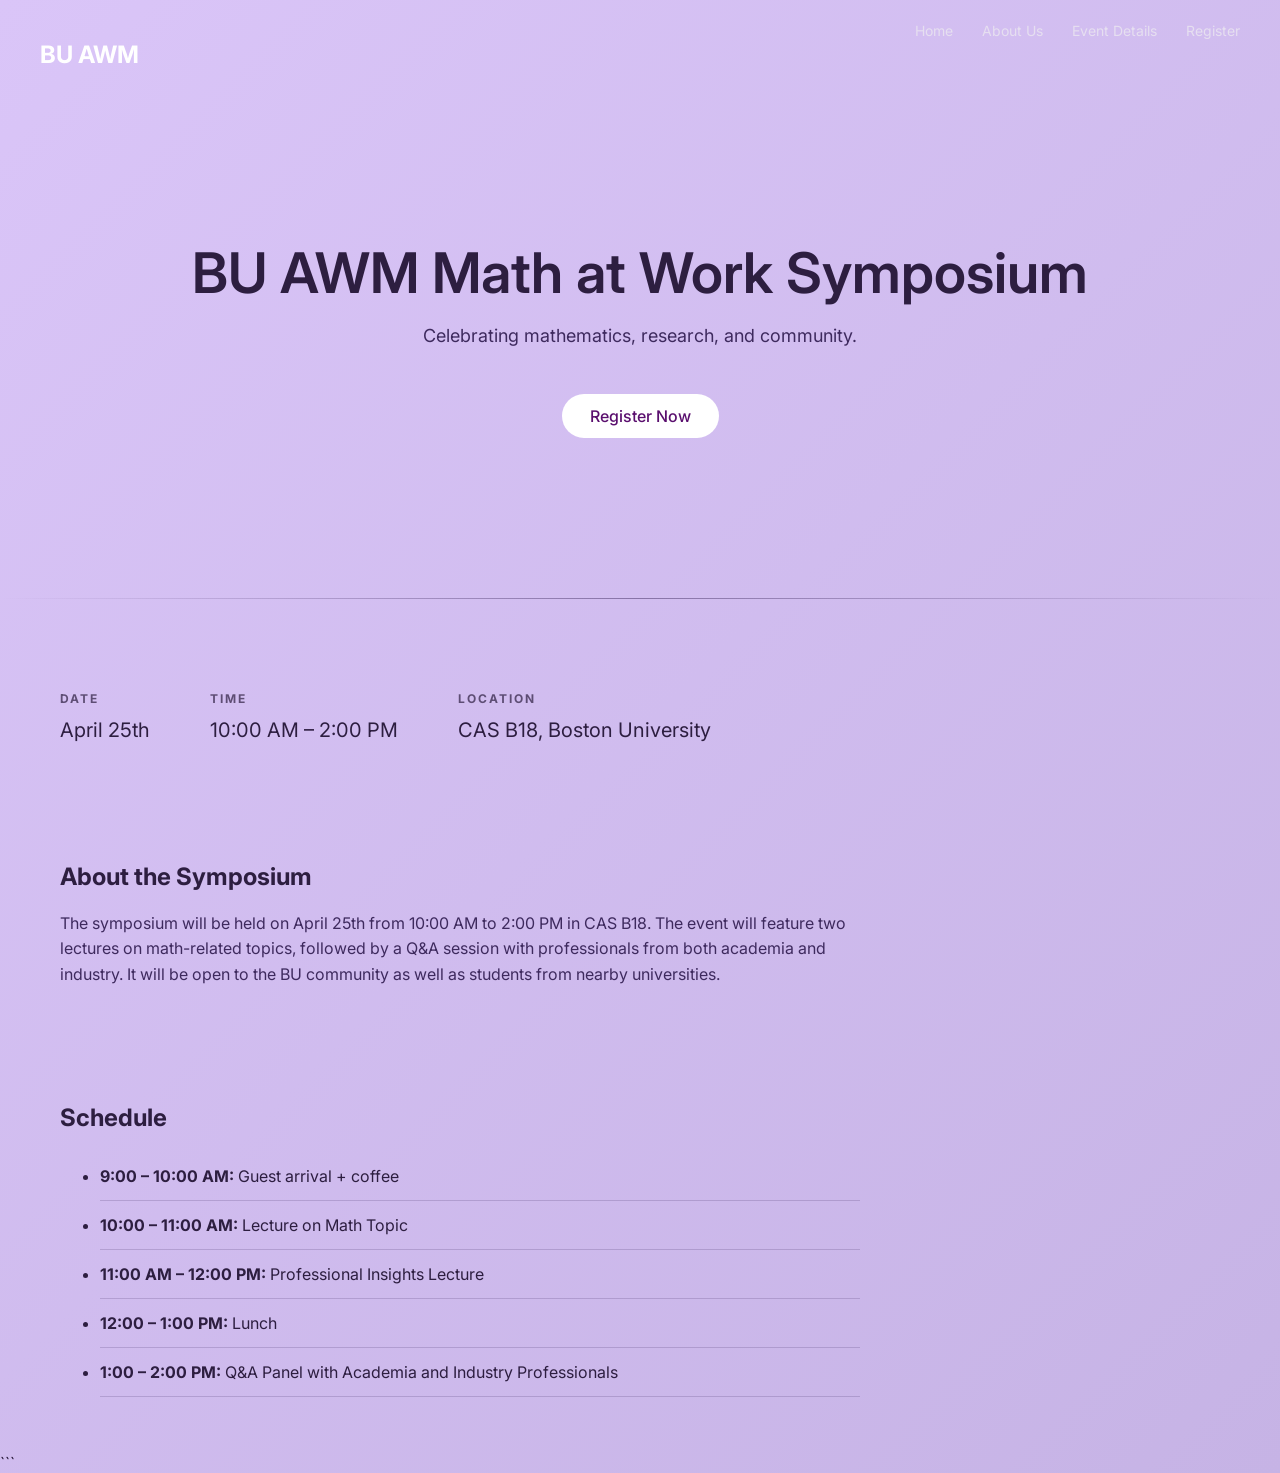
<file: index.html>
<!DOCTYPE html>
<html>
<head>
    <title>BU AWM Math Symposium</title>
    <link href="https://fonts.googleapis.com/css2?family=Inter:wght@300;400;600&display=swap" rel="stylesheet">
    <link rel="stylesheet" href="style.css">
</head>
<body>

<nav>
    <h2>BU AWM</h2>
    <div>
        <a href="index.html">Home</a>
        <a href="about.html">About Us</a>
        <a href="details.html">Event Details</a>
        <a href="register.html">Register</a>
    </div>
</nav>

<section class="hero">
    <h1>BU AWM Math at Work Symposium</h1>
    <p>Celebrating mathematics, research, and community.</p>
    <a class="button" href="https://forms.gle/drZruXKPBmKiTMVf6" target="_blank">Register Now</a>
</section>

<div class="hero-divider"></div>

<section class="info">
    <div>
        <h3>Date</h3>
        <p>April 25th</p>
    </div>
    <div>
        <h3>Time</h3>
        <p>10:00 AM – 2:00 PM</p>
    </div>
    <div>
        <h3>Location</h3>
        <p>CAS B18, Boston University</p>
    </div>
</section>

<section class="description">
    <h2>About the Symposium</h2>
    <p>
        The symposium will be held on April 25th from 10:00 AM to 2:00 PM in CAS B18.
        The event will feature two lectures on math-related topics, followed by a Q&A
        session with professionals from both academia and industry. It will be open
        to the BU community as well as students from nearby universities.
    </p>
</section>

<section class="schedule">
    <h2>Schedule</h2>
    <ul>
        <li><strong>9:00 – 10:00 AM:</strong> Guest arrival + coffee</li>
        <li><strong>10:00 – 11:00 AM:</strong> Lecture on Math Topic</li>
        <li><strong>11:00 AM – 12:00 PM:</strong> Professional Insights Lecture</li>
        <li><strong>12:00 – 1:00 PM:</strong> Lunch</li>
        <li><strong>1:00 – 2:00 PM:</strong> Q&A Panel with Academia and Industry Professionals</li>
    </ul>
</section>

</body>
</html>
```
</file>
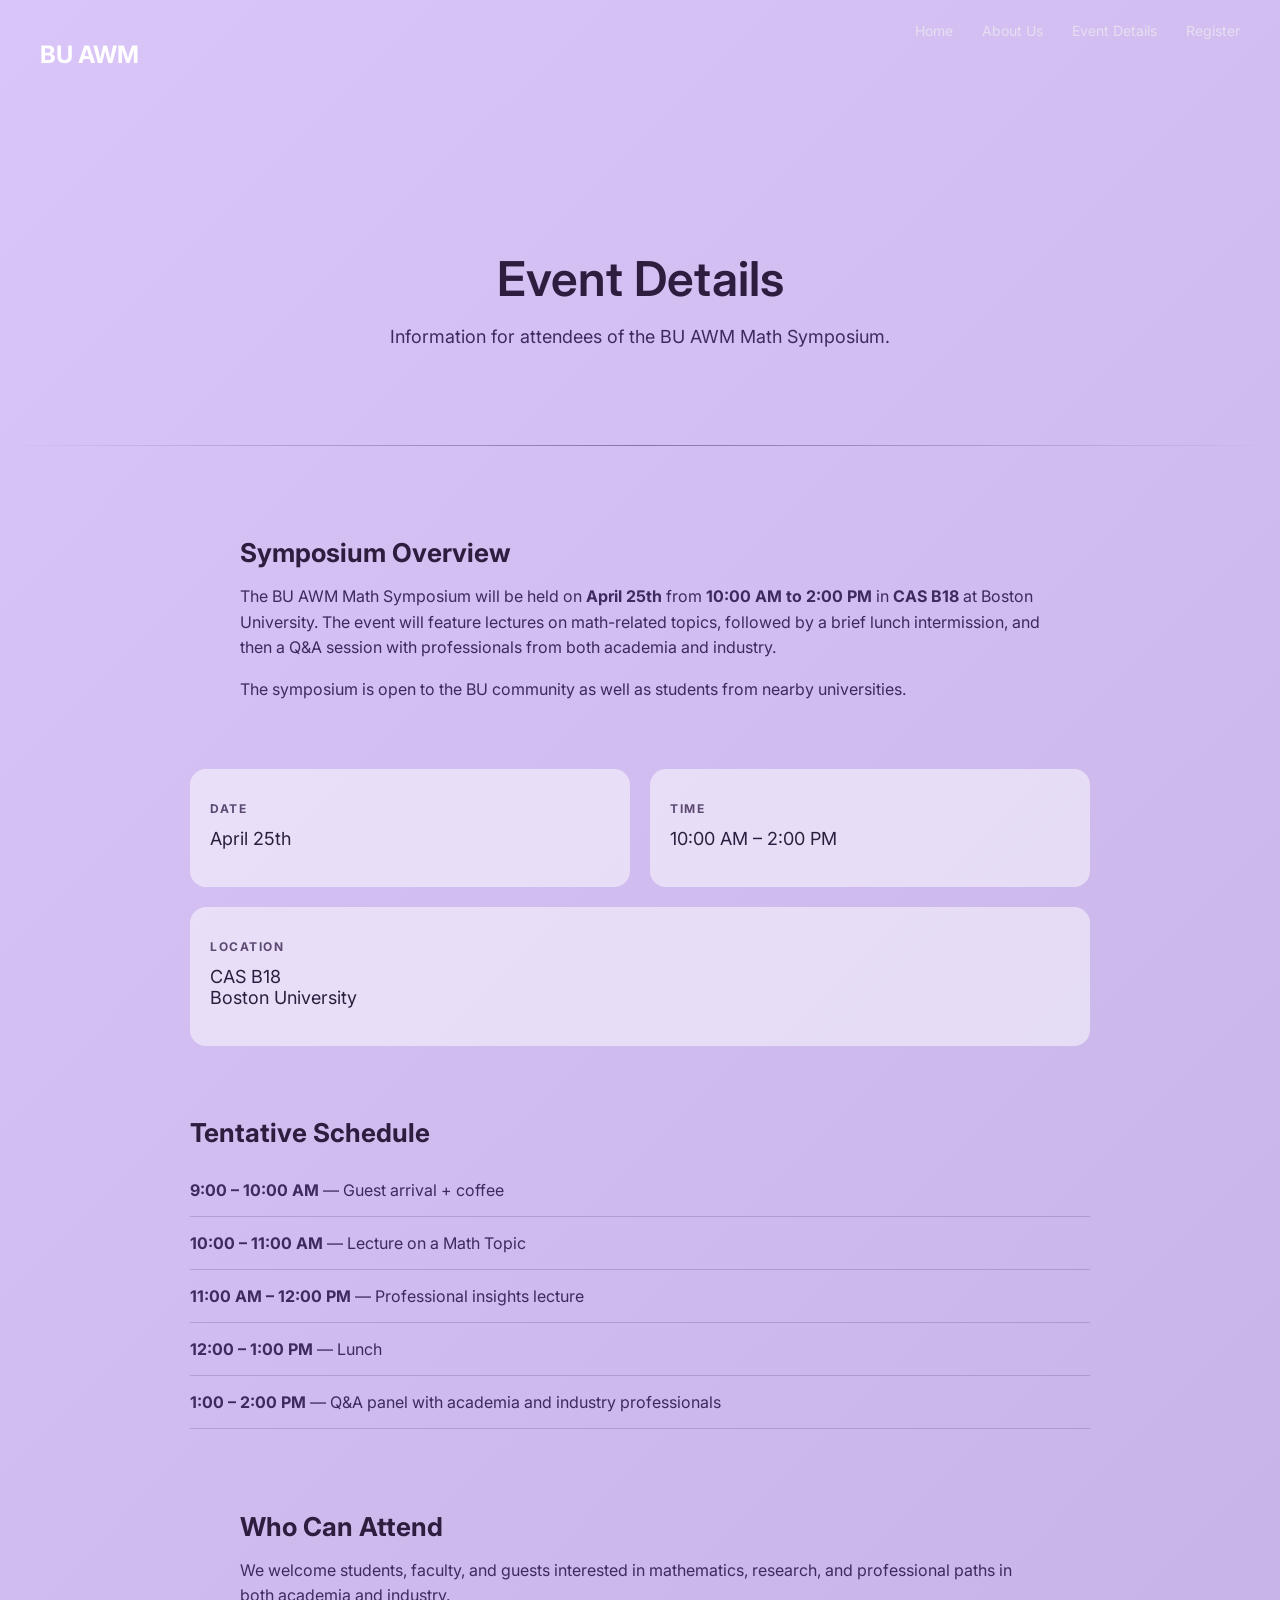
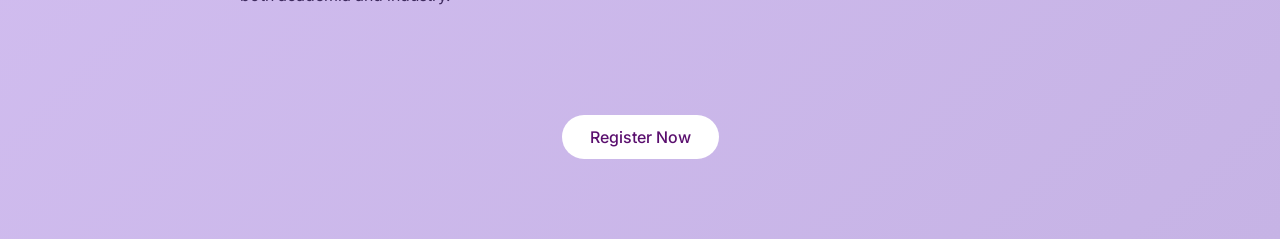
<file: details.html>
<!DOCTYPE html>
<html>
<head>
    <title>Event Details | BU AWM Math Symposium</title>
    <link href="https://fonts.googleapis.com/css2?family=Inter:wght@300;400;600&display=swap" rel="stylesheet">
    <link rel="stylesheet" href="style.css">
</head>
<body>

<nav>
    <h2>BU AWM</h2>
    <div>
        <a href="index.html">Home</a>
        <a href="about.html">About Us</a>
        <a href="details.html">Event Details</a>
        <a href="register.html">Register</a>
    </div>
</nav>

<section class="page-header">
    <h1>Event Details</h1>
    <p>Information for attendees of the BU AWM Math Symposium.</p>
</section>

<div class="hero-divider"></div>

<section class="details-section">
    <h2>Symposium Overview</h2>
    <p>
        The BU AWM Math Symposium will be held on <strong>April 25th</strong> from
        <strong>10:00 AM to 2:00 PM</strong> in <strong>CAS B18</strong> at Boston University.
        The event will feature lectures on math-related topics, followed by a brief lunch intermission, and then a Q&A
        session with professionals from both academia and industry.
    </p>
    <p>
        The symposium is open to the BU community as well as students from nearby universities.
    </p>
</section>

<section class="details-cards">
    <div class="detail-card">
        <h3>Date</h3>
        <p>April 25th</p>
    </div>

    <div class="detail-card">
        <h3>Time</h3>
        <p>10:00 AM – 2:00 PM</p>
    </div>

    <div class="detail-card">
        <h3>Location</h3>
        <p>CAS B18<br>Boston University</p>
    </div>
</section>

<section class="schedule-section">
    <h2>Tentative Schedule</h2>
    <ul class="schedule-list">
        <li><strong>9:00 – 10:00 AM</strong> — Guest arrival + coffee</li>
        <li><strong>10:00 – 11:00 AM</strong> — Lecture on a Math Topic</li>
        <li><strong>11:00 AM – 12:00 PM</strong> — Professional insights lecture</li>
        <li><strong>12:00 – 1:00 PM</strong> — Lunch</li>
        <li><strong>1:00 – 2:00 PM</strong> — Q&A panel with academia and industry professionals</li>
    </ul>
</section>

<section class="details-section">
    <h2>Who Can Attend</h2>
    <p>
        We welcome students, faculty, and guests interested in mathematics, research,
        and professional paths in both academia and industry.
    </p>
</section>

<section class="details-button-section">
    <a class="button" href="https://forms.gle/drZruXKPBmKiTMVf6" target="_blank" rel="noopener noreferrer">
        Register Now
    </a>
</section>

</body>
</html>
</file>
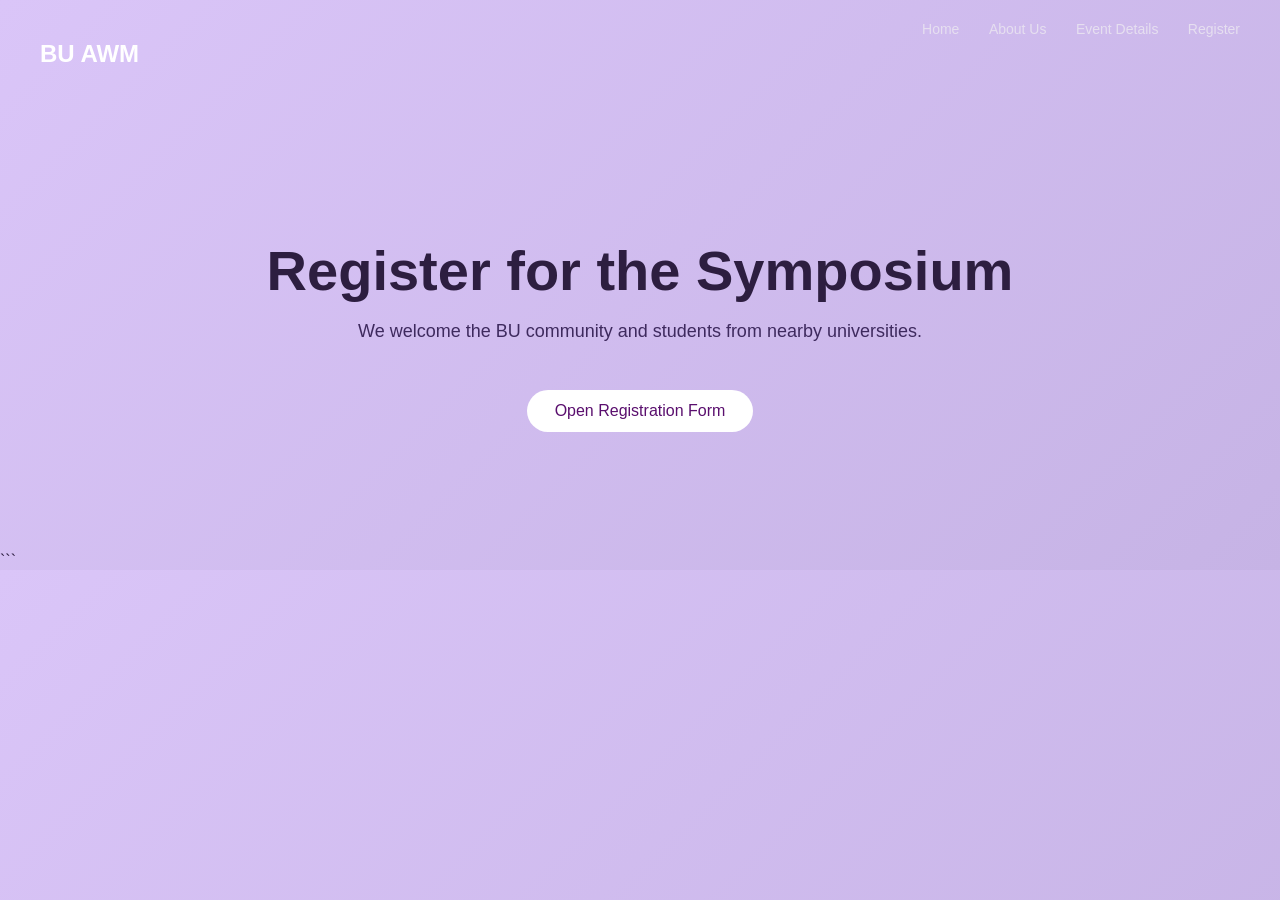
<file: register.html>
<!DOCTYPE html>
<html>
<head>
    <title>Register | BU AWM Math Symposium</title>
    <link rel="stylesheet" href="style.css">
</head>
<body>

<nav>
    <h2>BU AWM</h2>
    <div>
        <a href="index.html">Home</a>
        <a href="about.html">About Us</a>
        <a href="details.html">Event Details</a>
        <a href="register.html">Register</a>
    </div>
</nav>

<section class="hero">
    <h1>Register for the Symposium</h1>
    <p>We welcome the BU community and students from nearby universities.</p>
    <a class="button" href="https://forms.gle/drZruXKPBmKiTMVf6" target="_blank">Open Registration Form</a>
</section>

</body>
</html>
```
</file>
<file: style.css>
body {
    font-family: 'Inter', sans-serif;
    margin: 0;
    color: #E6DFF0;
    background: linear-gradient(135deg, #dac5f8, #C6B3E5);
    color: #2D1E40;
}

/* NAV */
nav {
    display: flex;
    justify-content: space-between;
    padding: 20px 40px;
    color: white;
}

nav a {
    margin-left: 25px;
    text-decoration: none;
    color: #E6DFF0;
    font-size: 14px;
}

nav a:hover {
    opacity: 0.7;
}

/* HERO */
.hero {
    /*text-align: left;
    padding: 100px 60px;
    max-width: 900px; */

    text-align: center;
    padding: 120px 20px;
    max-width: 900px;
    margin: 0 auto;
}

.hero h1 {
    font-size: 56px;
    font-weight: 600;
    margin: 10px 0;
}

.hero p {
    font-size: 18px;
    color: #3E2A5E;
}

.hero-divider {
    height: 1px;
    width: 100%;
    background: linear-gradient(
        to right,
        transparent,
        rgba(62, 42, 94, 0.5),
        transparent
    );
    margin: 40px 0;
}

/* BUTTON */
.button {
    display: inline-block;
    margin-top: 30px;
    padding: 12px 28px;
    border-radius: 30px;
    background: white;
    color: #5A0F6E;
    text-decoration: none;
    font-weight: 500;
    transition: 0.3s;
}

.button:hover {
    background: transparent;
    color: white;
    border: 1px solid white;
}

/* INFO SECTION */
.info {
    display: flex;
    gap: 60px;
    padding: 40px 60px;
}

.info h3 {
    font-size: 12px;
    letter-spacing: 2px;
    text-transform: uppercase;
    opacity: 0.7;
}

.info p {
    font-size: 20px;
    margin-top: 5px;
}

/* DESCRIPTION */
.description {
    padding: 40px 60px;
    max-width: 800px;
}

.description h2 {
    font-size: 24px;
}

.description p {
    color: #3E2A5E;
    line-height: 1.6;
}


/* SCHEDULE */
.schedule {
    padding: 40px 60px;
    max-width: 800px;
}

.schedule li {
    padding: 14px 0;
    border-bottom: 1px solid rgba(62, 42, 94, 0.2);
}

/* PAGE HEADER */
.page-header {
    text-align: center;
    padding: 100px 20px 40px;
    max-width: 800px;
    margin: 0 auto;
}

.page-header h1 {
    font-size: 48px;
    font-weight: 600;
    margin-bottom: 10px;
}

.page-header p {
    font-size: 18px;
    color: #3E2A5E;
}

/* DETAILS TEXT SECTIONS */
.details-section {
    max-width: 800px;
    margin: 0 auto;
    padding: 30px 20px;
}

.details-section h2 {
    font-size: 26px;
    margin-bottom: 12px;
}

.details-section p {
    color: #3E2A5E;
    line-height: 1.6;
}

/* CARDS */
.details-cards {
    display: flex;
    gap: 20px;
    max-width: 900px;
    margin: 0 auto;
    padding: 20px;
    flex-wrap: wrap;
}

.detail-card {
    flex: 1 1 250px;
    background: rgba(255, 255, 255, 0.5);
    border-radius: 16px;
    padding: 20px;
}

.detail-card h3 {
    font-size: 12px;
    text-transform: uppercase;
    letter-spacing: 1.5px;
    color: #5C4A72;
}

.detail-card p {
    font-size: 18px;
    margin-top: 5px;
    color: #2D1E40;
}

.schedule-section,
.details-button-section {
    max-width: 900px;
    margin: 0 auto;
    padding: 30px 20px;
}

.schedule-section h2 {
    font-size: 26px;
    margin-bottom: 16px;
    color: #2D1E40;
}

.schedule-list {
    list-style: none;
    padding: 0;
    margin: 0;
}

.schedule-list li {
    padding: 14px 0;
    border-bottom: 1px solid rgba(62, 42, 94, 0.2);
    color: #3E2A5E;
    line-height: 1.5;
}

.details-button-section {
    text-align: center;
    padding-bottom: 80px;
}
</file>
